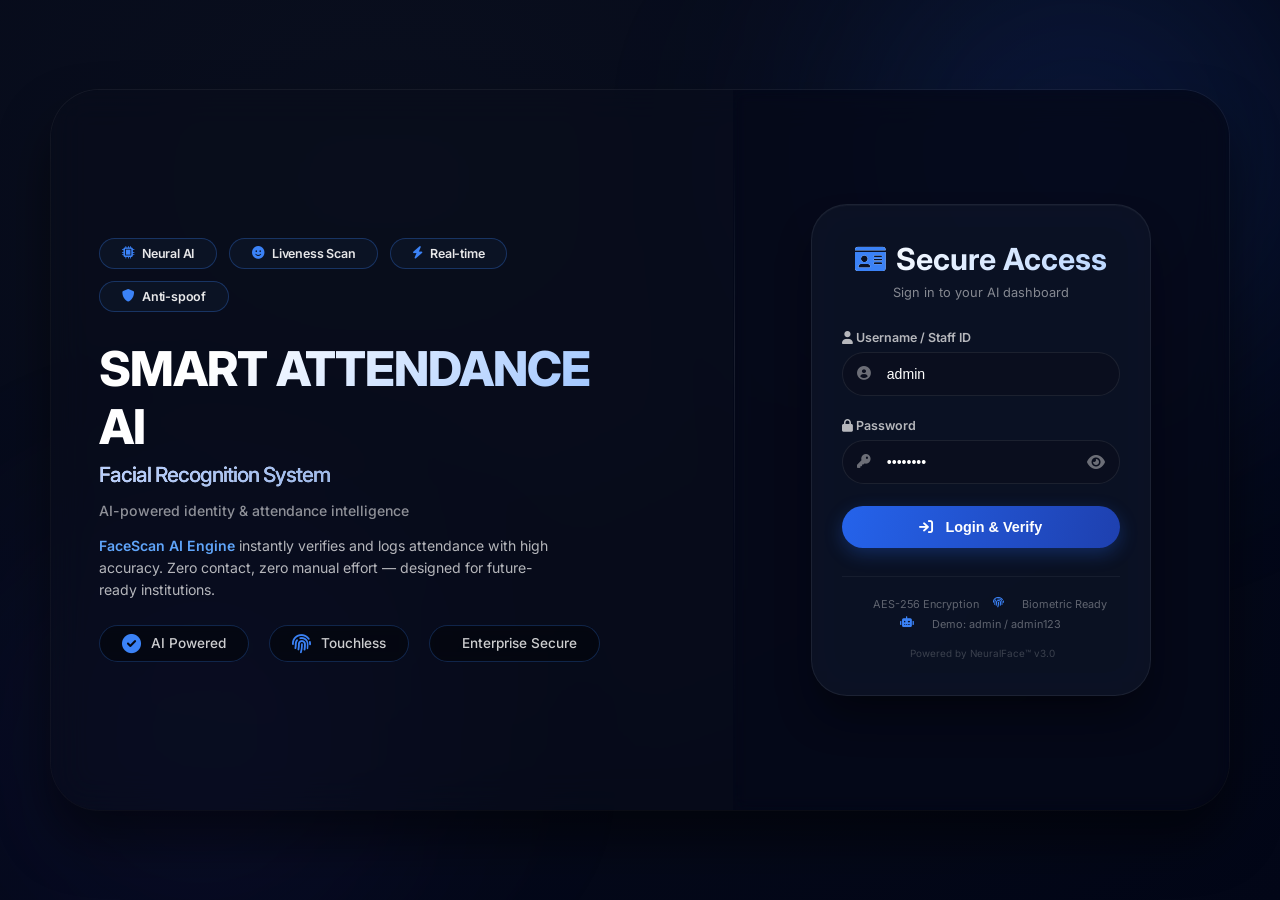
<file: index.html>
<!DOCTYPE html>
<html lang="en">
<head>
    <meta charset="UTF-8">
    <meta name="viewport" content="width=device-width, initial-scale=1.0, user-scalable=no">
    <meta name="description" content="Smart Attendance AI - Next generation facial recognition attendance system for modern institutions">
    <meta name="theme-color" content="#0a0f1e">
    <title>Smart Attendance AI | Face Recognition System</title>
    <link rel="stylesheet" href="https://cdnjs.cloudflare.com/ajax/libs/font-awesome/6.0.0/css/all.min.css">
    <link href="https://fonts.googleapis.com/css2?family=Inter:opsz,wght@14..32,300;14..32,400;14..32,500;14..32,600;14..32,700;14..32,800&display=swap" rel="stylesheet">
    <style>
        * {
            margin: 0;
            padding: 0;
            box-sizing: border-box;
        }

        body {
            font-family: 'Inter', -apple-system, BlinkMacSystemFont, 'Segoe UI', sans-serif;
            height: 100vh;
            width: 100vw;
            overflow: hidden;
            background: radial-gradient(ellipse at 30% 20%, #0a0f1e, #020617);
            display: flex;
            align-items: center;
            justify-content: center;
            position: relative;
        }

        /* Premium animated glow orbs */
        body::before {
            content: "";
            position: fixed;
            width: 700px;
            height: 700px;
            background: radial-gradient(circle, rgba(37, 99, 235, 0.2) 0%, rgba(37, 99, 235, 0) 70%);
            filter: blur(100px);
            top: -200px;
            right: -150px;
            pointer-events: none;
            z-index: 0;
        }

        body::after {
            content: "";
            position: fixed;
            width: 600px;
            height: 600px;
            background: radial-gradient(circle, rgba(79, 70, 229, 0.12) 0%, transparent 70%);
            filter: blur(110px);
            bottom: -150px;
            left: -100px;
            pointer-events: none;
            z-index: 0;
        }

        /* Main container - exact viewport fit, no overflow */
        .landing-container {
            display: flex;
            width: 92vw;
            max-width: 1300px;
            height: 85vh;
            max-height: 720px;
            background: rgba(8, 12, 26, 0.5);
            backdrop-filter: blur(18px);
            border-radius: 48px;
            overflow: hidden;
            box-shadow: 0 30px 50px rgba(0, 0, 0, 0.5), 0 0 0 1px rgba(255, 255, 255, 0.06);
            position: relative;
            z-index: 10;
        }

        /* elegant divider */
        .landing-container::after {
            content: '';
            position: absolute;
            left: 58%;
            top: 8%;
            bottom: 8%;
            width: 1px;
            background: linear-gradient(to bottom, transparent, rgba(255, 255, 255, 0.1), rgba(255, 255, 255, 0.03), transparent);
            pointer-events: none;
        }

        /* LEFT SECTION - with face scan background image */
        .landing-left {
            flex: 5.8;
            position: relative;
            display: flex;
            flex-direction: column;
            justify-content: center;
            padding: 40px 48px;
            z-index: 2;
            overflow: hidden;
        }

        /* FACE SCAN BACKGROUND - subtle, elegant scan visual */
        .face-scan-bg {
            position: absolute;
            right: -30px;
            top: 50%;
            transform: translateY(-50%);
            width: 420px;
            height: 420px;
            background-image: url('data:image/svg+xml;utf8,<svg xmlns="http://www.w3.org/2000/svg" viewBox="0 0 500 500" fill="none"><defs><linearGradient id="faceGrad" x1="0%" y1="0%" x2="100%" y2="100%"><stop offset="0%" stop-color="%233b82f6" stop-opacity="0.8"/><stop offset="100%" stop-color="%2360a5fa" stop-opacity="0.3"/></linearGradient><linearGradient id="scanLine" x1="0%" y1="0%" x2="0%" y2="100%"><stop offset="0%" stop-color="%233b82f6" stop-opacity="0"/><stop offset="50%" stop-color="%233b82f6" stop-opacity="0.7"/><stop offset="100%" stop-color="%233b82f6" stop-opacity="0"/></linearGradient></defs><circle cx="250" cy="230" r="125" stroke="url(#faceGrad)" stroke-width="2.2" fill="none" stroke-dasharray="10 8" opacity="0.6"/><circle cx="250" cy="230" r="110" stroke="%233b82f6" stroke-width="1" fill="none" opacity="0.25"/><circle cx="298" cy="195" r="12" fill="%233b82f6" fill-opacity="0.4"/><circle cx="202" cy="195" r="12" fill="%233b82f6" fill-opacity="0.4"/><circle cx="300" cy="193" r="4.5" fill="white" fill-opacity="0.9"/><circle cx="204" cy="193" r="4.5" fill="white" fill-opacity="0.9"/><circle cx="298" cy="195" r="2" fill="white"/><circle cx="202" cy="195" r="2" fill="white"/><path d="M218 258 Q250 278, 282 258" stroke="%2360a5fa" stroke-width="2" fill="none" stroke-linecap="round" opacity="0.6"/><line x1="135" y1="155" x2="365" y2="155" stroke="url(#scanLine)" stroke-width="2.5" stroke-linecap="round"><animate attributeName="y1" values="145;310;145" dur="4.2s" repeatCount="indefinite"/><animate attributeName="y2" values="145;310;145" dur="4.2s" repeatCount="indefinite"/><animate attributeName="opacity" values="0.2;0.9;0.2" dur="4.2s" repeatCount="indefinite"/></line><circle cx="155" cy="165" r="3.5" fill="%233b82f6" fill-opacity="0.45"/><circle cx="345" cy="165" r="3.5" fill="%233b82f6" fill-opacity="0.45"/><circle cx="155" cy="295" r="3.5" fill="%233b82f6" fill-opacity="0.45"/><circle cx="345" cy="295" r="3.5" fill="%233b82f6" fill-opacity="0.45"/><path d="M155 165 L202 195 L250 230" stroke="%233b82f6" stroke-width="0.8" stroke-dasharray="3 4" opacity="0.3"/><path d="M345 165 L298 195 L250 230" stroke="%233b82f6" stroke-width="0.8" stroke-dasharray="3 4" opacity="0.3"/><path d="M155 295 L202 265 L250 250" stroke="%233b82f6" stroke-width="0.8" stroke-dasharray="3 4" opacity="0.3"/><path d="M345 295 L298 265 L250 250" stroke="%233b82f6" stroke-width="0.8" stroke-dasharray="3 4" opacity="0.3"/><circle cx="250" cy="355" r="18" stroke="%233b82f6" stroke-width="1.2" fill="none" opacity="0.4"/><circle cx="250" cy="355" r="8" fill="%233b82f6" fill-opacity="0.25"/><path d="M246 355 L254 355 M250 351 L250 359" stroke="white" stroke-width="1" opacity="0.6"/><rect x="190" y="125" width="120" height="210" stroke="%233b82f6" stroke-width="0.6" fill="none" stroke-dasharray="4 5" opacity="0.15"/></svg>');
            background-size: contain;
            background-repeat: no-repeat;
            background-position: center;
            opacity: 0.13;
            filter: blur(0.3px);
            pointer-events: none;
            z-index: 0;
        }

        /* All text content sits above the face scan background */
        .left-content {
            position: relative;
            z-index: 3;
            max-width: 88%;
        }

        .feature-tags {
            display: flex;
            gap: 12px;
            margin-bottom: 28px;
            flex-wrap: wrap;
        }

        .feature-tag {
            background: rgba(15, 23, 42, 0.7);
            backdrop-filter: blur(8px);
            padding: 7px 22px;
            border-radius: 60px;
            font-size: 0.78rem;
            font-weight: 600;
            border: 1px solid rgba(59, 130, 246, 0.3);
            color: rgba(255, 255, 255, 0.9);
            display: flex;
            align-items: center;
            gap: 8px;
            letter-spacing: -0.2px;
        }

        .feature-tag i {
            font-size: 0.78rem;
            color: #3b82f6;
        }

        .website-name {
            font-size: 3rem;
            font-weight: 800;
            line-height: 1.2;
            letter-spacing: -1px;
            background: linear-gradient(135deg, #FFFFFF 20%, #a5c9ff 80%);
            -webkit-background-clip: text;
            background-clip: text;
            color: transparent;
            margin-bottom: 14px;
        }

        .website-name span {
            display: block;
            font-size: 1.3rem;
            font-weight: 500;
            background: linear-gradient(135deg, #b9d0ff, #7e9ed1);
            -webkit-background-clip: text;
            background-clip: text;
            color: transparent;
            margin-top: 8px;
        }

        .sub-heading {
            font-size: 0.88rem;
            color: rgba(255, 255, 255, 0.55);
            margin-bottom: 16px;
            font-weight: 500;
        }

        .landing-description {
            font-size: 0.88rem;
            line-height: 1.55;
            color: rgba(255, 255, 255, 0.7);
            max-width: 90%;
            margin-bottom: 24px;
        }

        .landing-description strong {
            color: #60a5fa;
            font-weight: 600;
        }

        /* Benefit-focused stats - honest and professional */
        .highlight-stat {
            display: flex;
            gap: 20px;
            margin: 8px 0 0;
            flex-wrap: wrap;
        }

        .stat-item {
            background: rgba(0, 0, 0, 0.35);
            backdrop-filter: blur(4px);
            padding: 8px 22px;
            border-radius: 48px;
            border: 1px solid rgba(59, 130, 246, 0.25);
            display: flex;
            align-items: center;
            gap: 10px;
        }

        .stat-icon {
            font-size: 1.2rem;
            color: #3b82f6;
        }

        .stat-label {
            font-size: 0.85rem;
            font-weight: 500;
            color: rgba(255, 255, 255, 0.8);
        }

        /* RIGHT SECTION - Login card */
        .landing-right {
            flex: 4.2;
            display: flex;
            align-items: center;
            justify-content: center;
            padding: 32px 36px;
            background: rgba(2, 6, 23, 0.3);
            backdrop-filter: blur(8px);
        }

        .login-card {
            width: 100%;
            max-width: 340px;
            background: rgba(15, 23, 42, 0.7);
            backdrop-filter: blur(20px);
            border-radius: 36px;
            padding: 36px 30px;
            border: 1px solid rgba(255, 255, 255, 0.07);
            box-shadow: 0 25px 40px -12px rgba(0, 0, 0, 0.5), inset 0 1px 0 rgba(255, 255, 255, 0.03);
            transition: transform 0.2s;
        }

        .login-card:hover {
            border-color: rgba(59, 130, 246, 0.2);
            transform: translateY(-2px);
        }

        .login-header {
            text-align: center;
            margin-bottom: 30px;
        }

        .login-header h2 {
            font-size: 1.9rem;
            font-weight: 700;
            background: linear-gradient(120deg, #ffffff, #bbd7ff);
            -webkit-background-clip: text;
            background-clip: text;
            color: transparent;
            display: inline-flex;
            align-items: center;
            gap: 10px;
        }

        .login-header h2 i {
            background: none;
            color: #3b82f6;
            font-size: 1.7rem;
        }

        .login-header p {
            font-size: 0.8rem;
            color: rgba(255, 255, 255, 0.5);
            margin-top: 8px;
        }

        .form-group {
            margin-bottom: 22px;
        }

        .form-group label {
            font-size: 0.78rem;
            font-weight: 600;
            color: rgba(255, 255, 255, 0.7);
            margin-bottom: 7px;
            display: block;
        }

        .input-wrapper {
            position: relative;
        }

        .input-wrapper i:first-child {
            position: absolute;
            left: 15px;
            top: 50%;
            transform: translateY(-50%);
            color: rgba(255, 255, 255, 0.4);
            font-size: 0.85rem;
            z-index: 2;
        }

        .input-wrapper input {
            width: 100%;
            padding: 13px 15px 13px 44px;
            background: rgba(10, 15, 30, 0.7);
            border: 1.2px solid rgba(255, 255, 255, 0.08);
            border-radius: 30px;
            font-size: 0.88rem;
            color: white;
            transition: all 0.2s;
        }

        .input-wrapper input:focus {
            border-color: #3b82f6;
            outline: none;
            background: rgba(20, 30, 55, 0.9);
            box-shadow: 0 0 0 3px rgba(59, 130, 246, 0.2);
        }

        .input-wrapper input::placeholder {
            color: rgba(255, 255, 255, 0.25);
        }

        .toggle-password {
            position: absolute;
            right: 15px;
            top: 50%;
            transform: translateY(-50%);
            cursor: pointer;
            color: rgba(255, 255, 255, 0.4);
        }

        .toggle-password:hover {
            color: #3b82f6;
        }

        .login-btn {
            width: 100%;
            padding: 13px;
            background: linear-gradient(105deg, #2563eb, #1e40af);
            border: none;
            border-radius: 34px;
            font-weight: 700;
            font-size: 0.9rem;
            color: white;
            display: flex;
            align-items: center;
            justify-content: center;
            gap: 12px;
            margin-top: 12px;
            cursor: pointer;
            transition: all 0.25s;
            box-shadow: 0 6px 18px rgba(37, 99, 235, 0.3);
        }

        .login-btn:hover {
            background: linear-gradient(105deg, #3b82f6, #2563eb);
            transform: translateY(-1px);
            box-shadow: 0 10px 24px rgba(37, 99, 235, 0.45);
        }

        .login-trust {
            margin-top: 28px;
            text-align: center;
            font-size: 0.68rem;
            color: rgba(255, 255, 255, 0.35);
            border-top: 1px solid rgba(255, 255, 255, 0.05);
            padding-top: 20px;
        }

        .login-trust p {
            display: flex;
            justify-content: center;
            gap: 14px;
            flex-wrap: wrap;
        }

        .login-trust i {
            color: #3b82f6;
            margin-right: 4px;
        }

        .footer-note {
            margin-top: 16px;
            font-size: 0.62rem;
            text-align: center;
            color: rgba(255, 255, 255, 0.2);
        }

        .alert {
            padding: 10px 16px;
            border-radius: 26px;
            margin-bottom: 20px;
            font-size: 0.72rem;
            font-weight: 500;
            animation: fadeAlert 0.25s ease;
        }

        @keyframes fadeAlert {
            from { opacity: 0; transform: translateY(-6px);}
            to { opacity: 1; transform: translateY(0);}
        }

        .alert-success {
            background: rgba(34, 197, 94, 0.12);
            color: #86efac;
            border-left: 3px solid #22c55e;
        }

        .alert-error {
            background: rgba(239, 68, 68, 0.12);
            color: #fca5a5;
            border-left: 3px solid #ef4444;
        }

        /* responsive - maintain no scroll */
        @media (max-width: 1100px) {
            .landing-container {
                width: 95vw;
                height: 88vh;
            }
            .website-name {
                font-size: 2.5rem;
            }
            .left-content {
                max-width: 100%;
            }
            .face-scan-bg {
                width: 360px;
                height: 360px;
                right: -40px;
                opacity: 0.1;
            }
            .landing-left {
                padding: 30px 36px;
            }
        }

        @media (max-width: 850px) {
            .landing-container {
                flex-direction: column;
                height: 90vh;
                overflow: hidden;
            }
            .landing-container::after {
                display: none;
            }
            .landing-left {
                flex: 1.2;
                padding: 24px 30px;
            }
            .landing-right {
                flex: 1;
                padding: 20px 24px;
            }
            .face-scan-bg {
                width: 280px;
                height: 280px;
                right: -20px;
                top: 40%;
                opacity: 0.09;
            }
            .website-name {
                font-size: 2rem;
            }
            .login-card {
                padding: 26px 24px;
                max-width: 320px;
            }
        }

        @media (max-width: 550px) {
            .landing-left {
                padding: 20px 24px;
            }
            .feature-tag {
                padding: 4px 14px;
                font-size: 0.68rem;
            }
            .website-name {
                font-size: 1.7rem;
            }
            .website-name span {
                font-size: 1rem;
            }
            .face-scan-bg {
                width: 240px;
                height: 240px;
                opacity: 0.07;
            }
            .stat-item {
                padding: 6px 16px;
            }
            .stat-label {
                font-size: 0.75rem;
            }
            .login-card {
                padding: 22px 20px;
            }
        }
    </style>
</head>
<body>
    <div class="landing-container">
        <!-- LEFT SECTION with face scan background -->
        <div class="landing-left">
            <!-- Face Scan Background - subtle, professional -->
            <div class="face-scan-bg"></div>

            <!-- Main content -->
            <div class="left-content">
                <div class="feature-tags">
                    <span class="feature-tag"><i class="fas fa-microchip"></i> Neural AI</span>
                    <span class="feature-tag"><i class="fas fa-face-smile"></i> Liveness Scan</span>
                    <span class="feature-tag"><i class="fas fa-bolt"></i> Real-time</span>
                    <span class="feature-tag"><i class="fas fa-shield-alt"></i> Anti-spoof</span>
                </div>

                <div class="website-name">
                    SMART ATTENDANCE AI
                    <span>Facial Recognition System</span>
                </div>

                <div class="sub-heading">
                    AI-powered identity & attendance intelligence
                </div>

                <p class="landing-description">
                    <strong>FaceScan AI Engine</strong> instantly verifies and logs attendance with high accuracy. 
                    Zero contact, zero manual effort — designed for future-ready institutions.
                </p>

                <!-- Benefit-focused features instead of overpromising numbers -->
                <div class="highlight-stat">
                    <div class="stat-item">
                        <i class="fas fa-check-circle stat-icon"></i>
                        <span class="stat-label">AI Powered</span>
                    </div>
                    <div class="stat-item">
                        <i class="fas fa-fingerprint stat-icon"></i>
                        <span class="stat-label">Touchless</span>
                    </div>
                    <div class="stat-item">
                        <i class="fas fa-shield-haltered stat-icon"></i>
                        <span class="stat-label">Enterprise Secure</span>
                    </div>
                </div>
            </div>
        </div>

        <!-- RIGHT SECTION - Login Card -->
        <div class="landing-right">
            <div class="login-card">
                <div class="login-header">
                    <h2><i class="fas fa-id-card"></i> Secure Access</h2>
                    <p>Sign in to your AI dashboard</p>
                </div>

                <div id="alert-container"></div>

                <form id="loginForm">
                    <div class="form-group">
                        <label><i class="fas fa-user"></i> Username / Staff ID</label>
                        <div class="input-wrapper">
                            <i class="fas fa-user-circle"></i>
                            <input type="text" id="username" value="admin" placeholder="admin" required>
                        </div>
                    </div>

                    <div class="form-group">
                        <label><i class="fas fa-lock"></i> Password</label>
                        <div class="input-wrapper">
                            <i class="fas fa-key"></i>
                            <input type="password" id="password" value="admin123" placeholder="••••••" required>
                            <i class="fas fa-eye toggle-password" id="togglePassword"></i>
                        </div>
                    </div>

                    <button type="submit" class="login-btn">
                        <i class="fas fa-arrow-right-to-bracket"></i> Login & Verify
                    </button>
                </form>

                <div class="login-trust">
                    <p>
                        <i class="fas fa-shield-haltered"></i> AES-256 Encryption
                        <i class="fas fa-fingerprint"></i> Biometric Ready
                    </p>
                    <p style="margin-top: 6px;">
                        <i class="fas fa-robot"></i> Demo: admin / admin123
                    </p>
                </div>
                <div class="footer-note">
                    <i class="fas fa-face-scan"></i> Powered by NeuralFace™ v3.0
                </div>
            </div>
        </div>
    </div>

    <script>
        // Toggle password visibility
        const togglePwd = document.getElementById('togglePassword');
        const pwdField = document.getElementById('password');
        if (togglePwd && pwdField) {
            togglePwd.addEventListener('click', function() {
                const type = pwdField.getAttribute('type') === 'password' ? 'text' : 'password';
                pwdField.setAttribute('type', type);
                this.classList.toggle('fa-eye');
                this.classList.toggle('fa-eye-slash');
            });
        }

        function showAlert(message, type) {
            const container = document.getElementById('alert-container');
            if (!container) return;
            const alertDiv = document.createElement('div');
            alertDiv.className = `alert alert-${type}`;
            alertDiv.innerHTML = `<i class="fas ${type === 'success' ? 'fa-circle-check' : 'fa-circle-exclamation'}"></i> ${message}`;
            container.innerHTML = '';
            container.appendChild(alertDiv);
            setTimeout(() => {
                if (alertDiv && alertDiv.remove) alertDiv.remove();
            }, 3000);
        }

        // Login handler with backend and demo fallback
        document.getElementById('loginForm').addEventListener('submit', async (e) => {
            e.preventDefault();
            const username = document.getElementById('username').value.trim();
            const password = document.getElementById('password').value.trim();
            const loginBtn = document.querySelector('.login-btn');
            const originalHTML = loginBtn.innerHTML;
            loginBtn.innerHTML = '<i class="fas fa-spinner fa-pulse"></i> Authenticating...';
            loginBtn.disabled = true;

            try {
                let loginSuccess = false;
                
                // Try to connect to backend API
                const response = await fetch('http://127.0.0.1:5000/api/login', {
                    method: 'POST',
                    headers: { 'Content-Type': 'application/json' },
                    body: JSON.stringify({ username, password })
                }).catch(() => null);

                if (response && response.ok) {
                    const data = await response.json();
                    if (data.success === true || data.message === 'Login successful') {
                        loginSuccess = true;
                    } else {
                        showAlert(data.error || 'Invalid credentials', 'error');
                    }
                } else {
                    // Demo fallback: accept admin/admin123
                    if (username === 'admin' && password === 'admin123') {
                        loginSuccess = true;
                    } else {
                        showAlert('Demo mode: use admin / admin123', 'error');
                    }
                }

                if (loginSuccess) {
                    showAlert('Authentication successful. Redirecting to dashboard...', 'success');
                    localStorage.setItem('adminToken', 'smart_attendance_authenticated');
                    localStorage.setItem('adminUser', username);
                    setTimeout(() => {
                        window.location.href = 'dashboard.html';
                    }, 1300);
                }
            } catch (err) {
                console.warn('Login error:', err);
                // Final fallback for demo
                if (username === 'admin' && password === 'admin123') {
                    showAlert('Demo login successful. Redirecting...', 'success');
                    localStorage.setItem('adminToken', 'smart_attendance_authenticated');
                    localStorage.setItem('adminUser', username);
                    setTimeout(() => {
                        window.location.href = 'dashboard.html';
                    }, 1300);
                } else {
                    showAlert('Connection issue. Demo credentials: admin / admin123', 'error');
                }
            } finally {
                loginBtn.innerHTML = originalHTML;
                loginBtn.disabled = false;
            }
        });
    </script>
</body>
</html>
</file>
